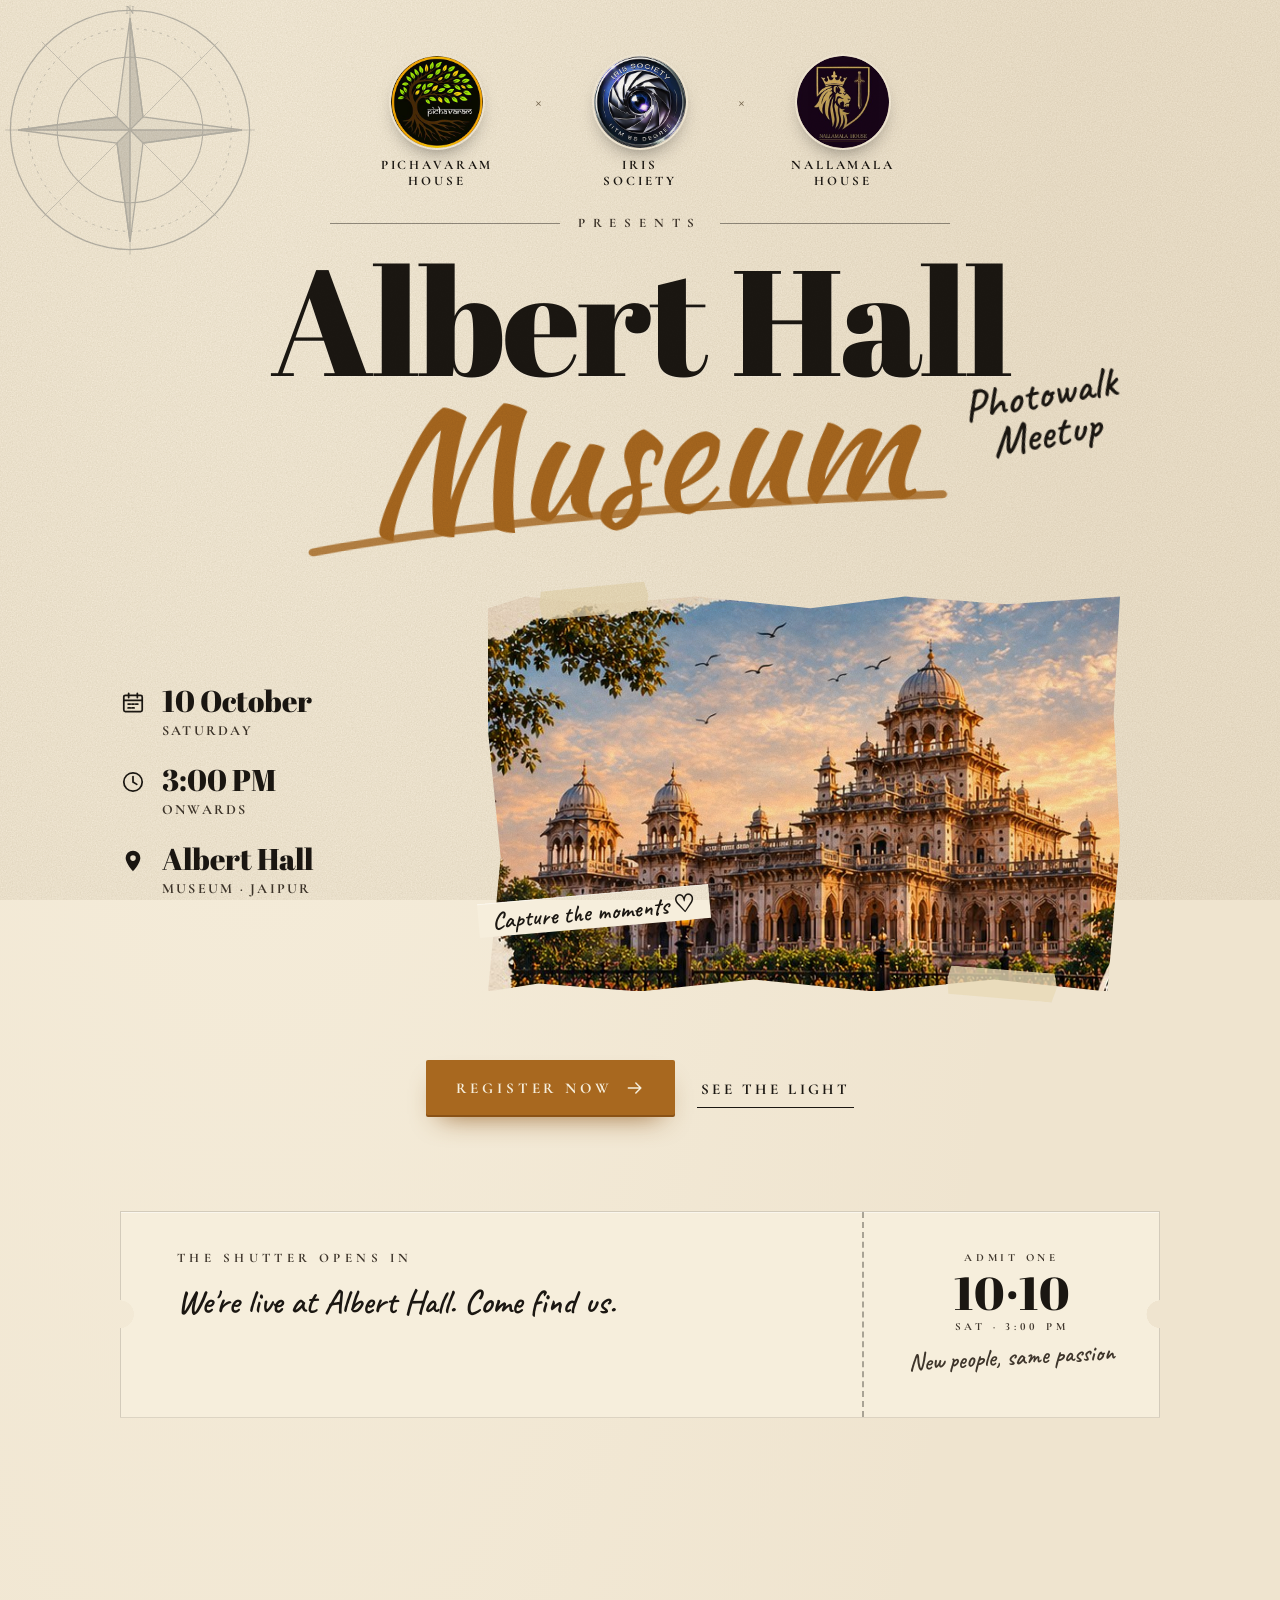
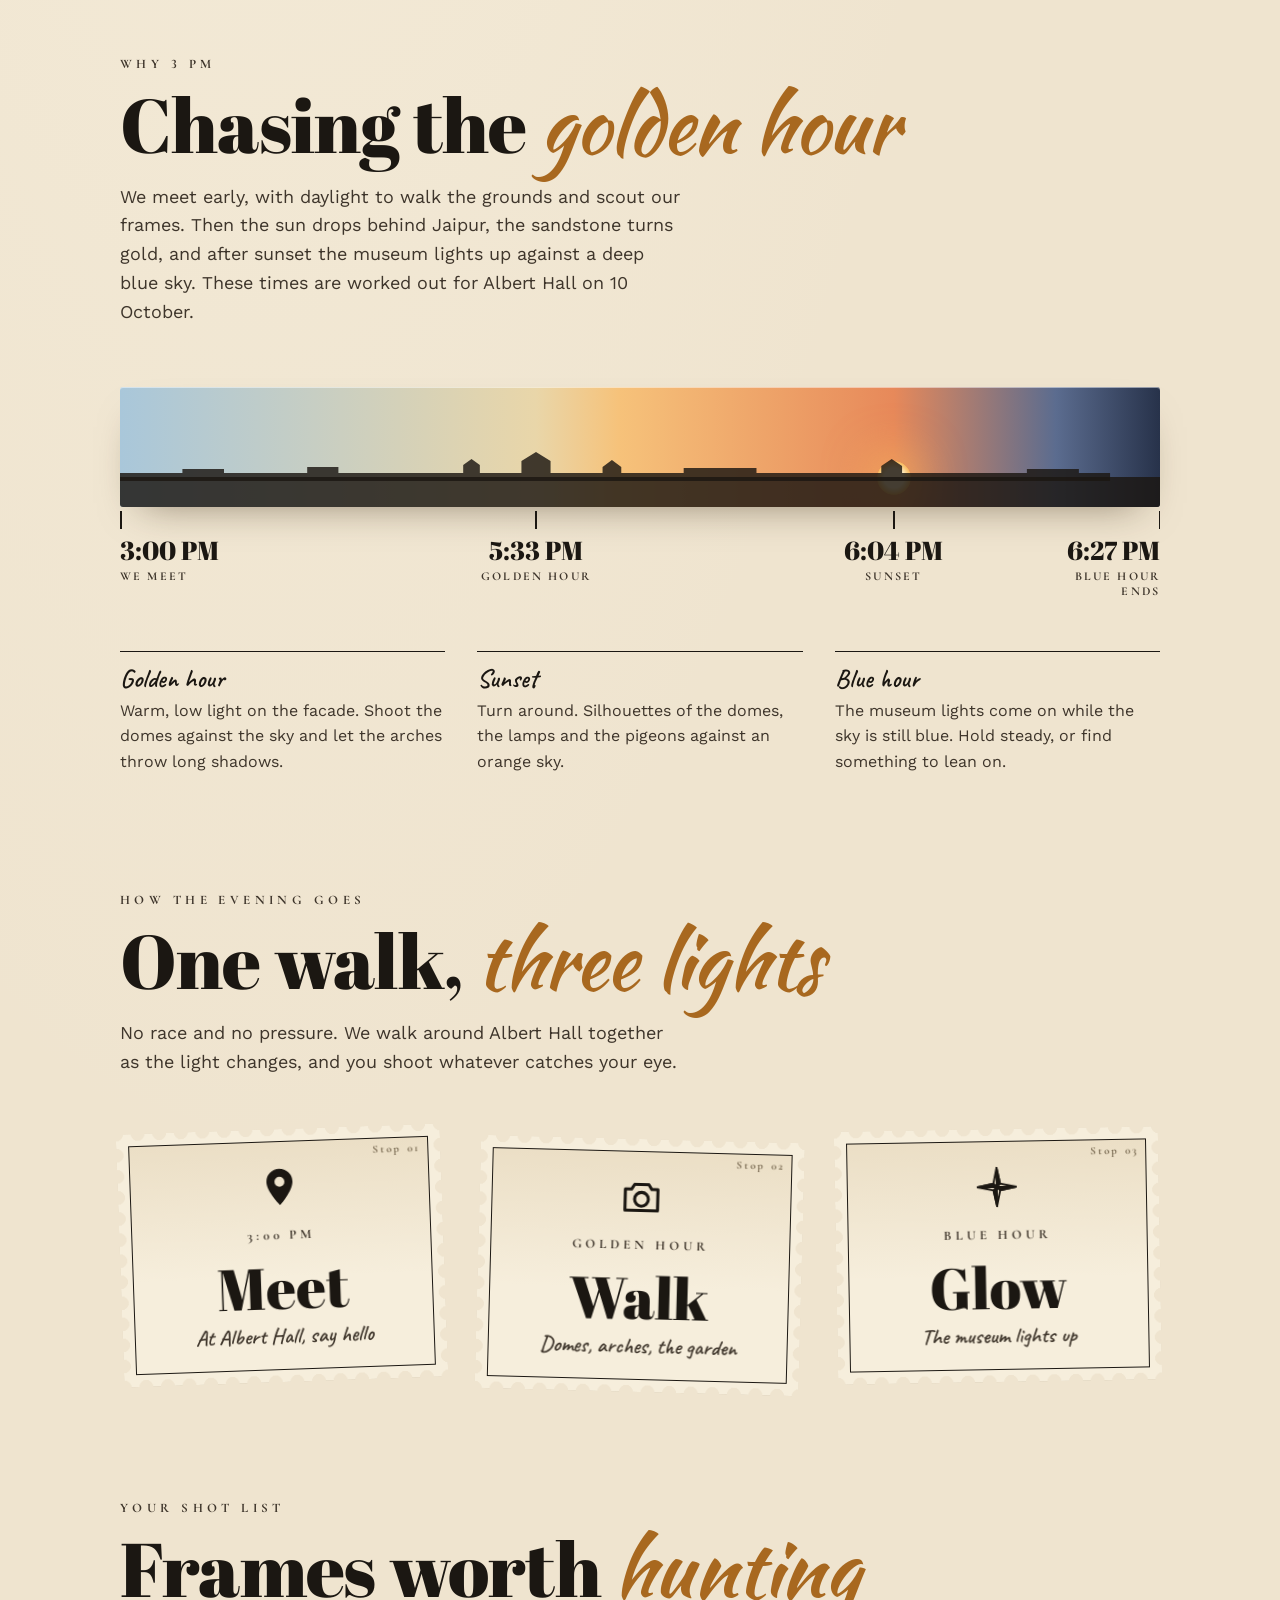
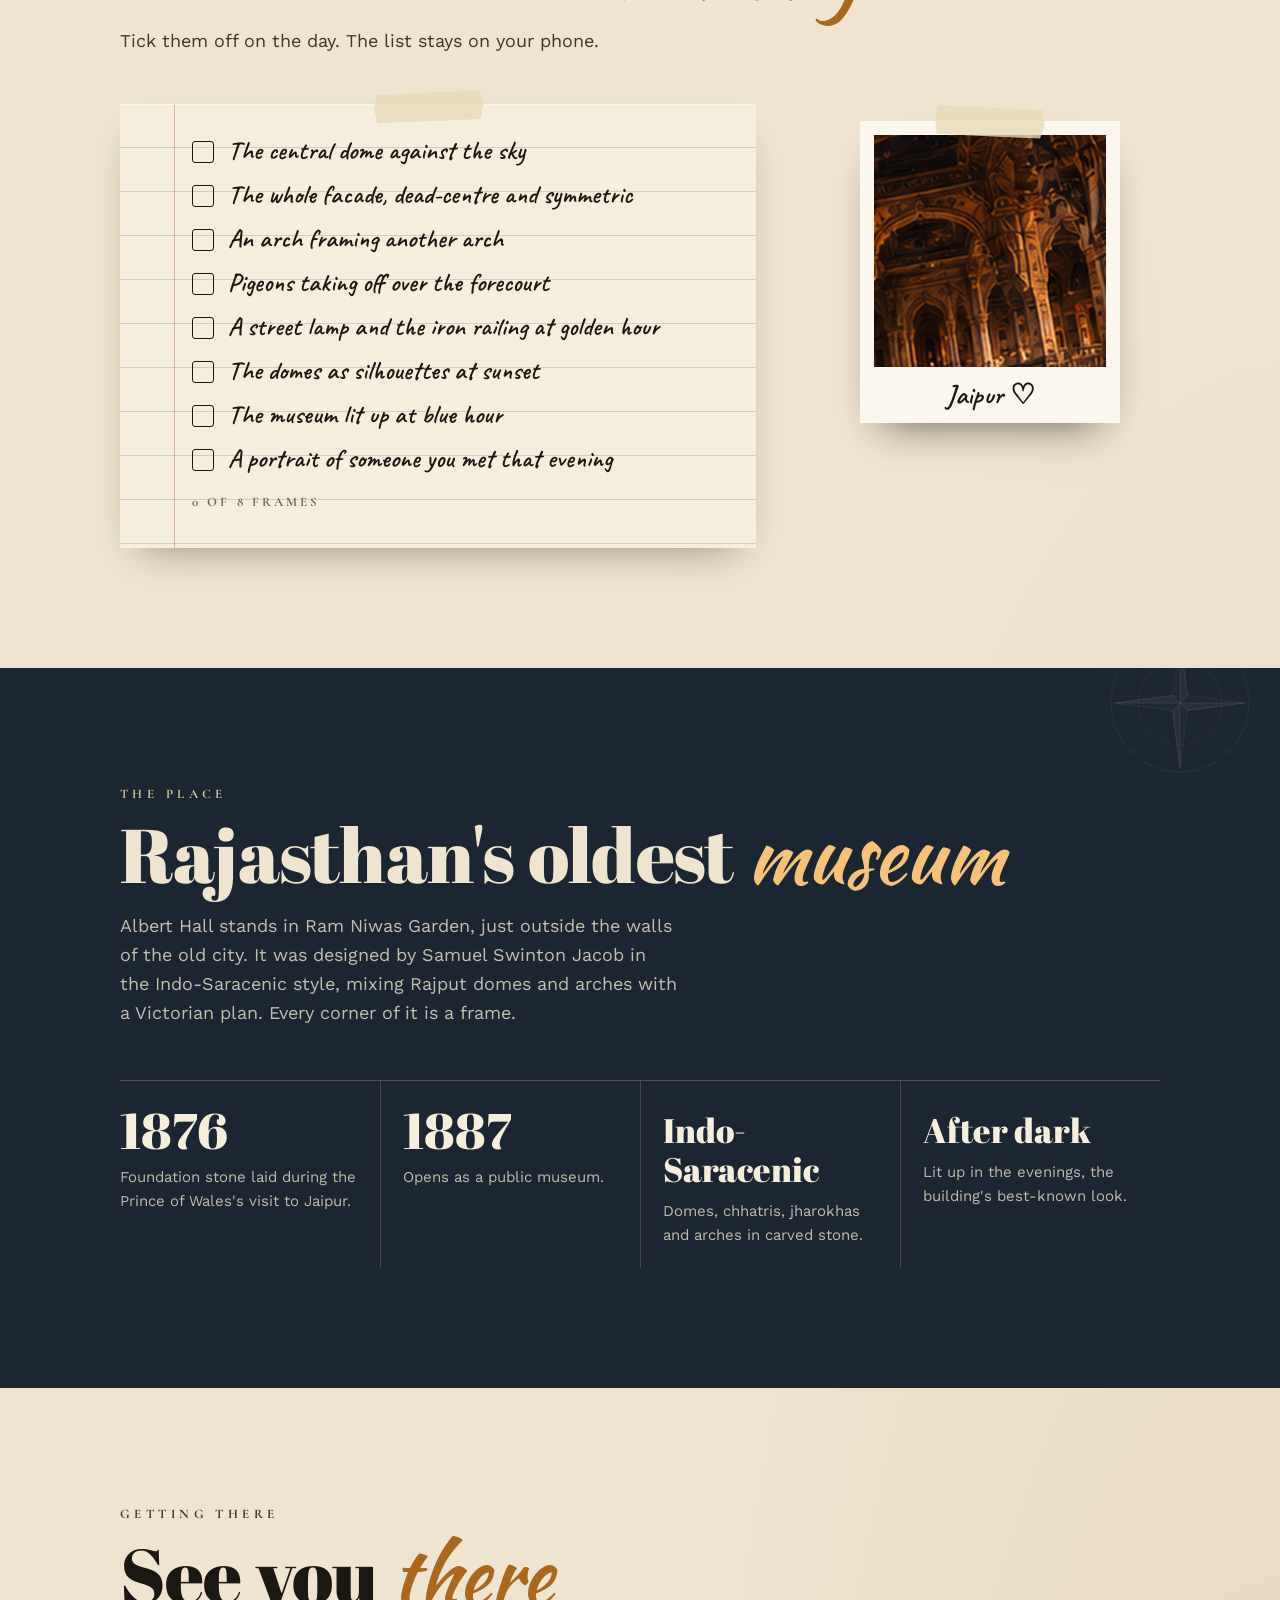
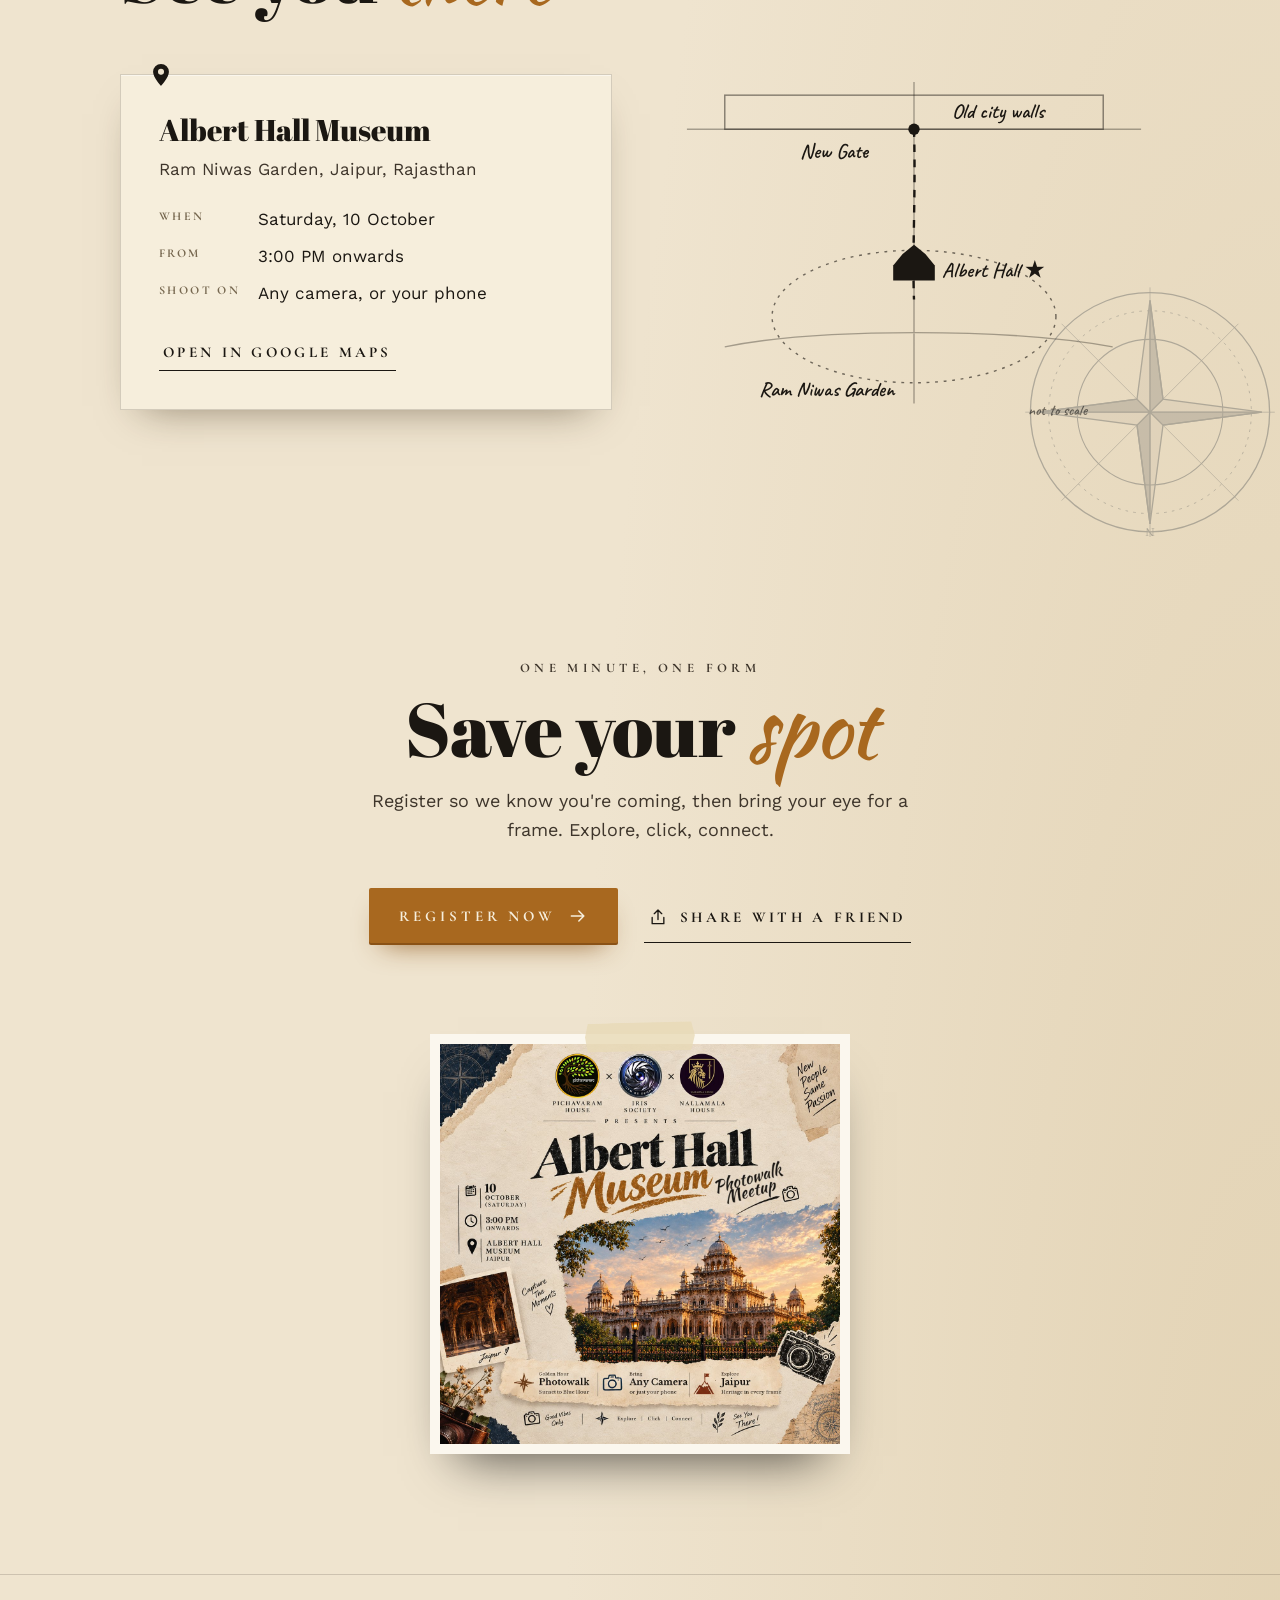
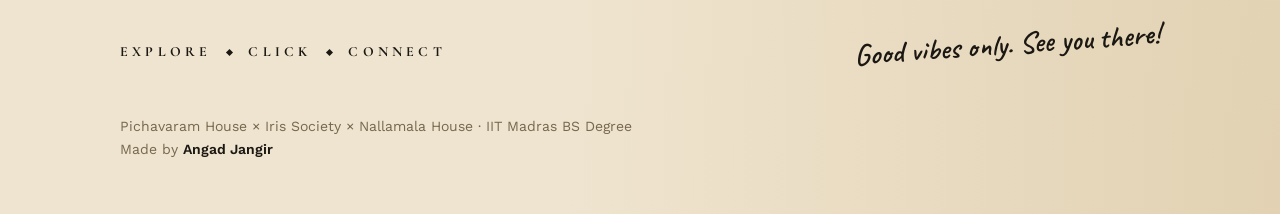
<file: index.html>
<!doctype html>
<html lang="en">
<head>
<meta charset="utf-8">
<meta name="viewport" content="width=device-width, initial-scale=1">
<title>Albert Hall Photowalk Meetup · 10 Oct · Jaipur</title>
<meta name="description" content="A golden-hour photowalk at Albert Hall Museum, Jaipur. Saturday 10 October, 3:00 PM onwards. Pichavaram House × Iris Society × Nallamala House.">
<meta name="theme-color" content="#EFE4CF">
<meta property="og:type" content="website">
<meta property="og:title" content="Albert Hall Museum Photowalk Meetup · 10 Oct">
<meta property="og:description" content="Golden hour at Albert Hall, Jaipur. Saturday 10 October, 3:00 PM onwards. Bring any camera, or just your phone.">
<meta property="og:image" content="https://angadseth.github.io/albert-hall-meetup/assets/img/og.jpg">
<meta property="og:url" content="https://angadseth.github.io/albert-hall-meetup/">
<meta name="twitter:card" content="summary_large_image">
<link rel="icon" href="favicon.svg" type="image/svg+xml">
<link rel="preconnect" href="https://fonts.googleapis.com">
<link rel="preconnect" href="https://fonts.gstatic.com" crossorigin>
<link href="https://fonts.googleapis.com/css2?family=Abril+Fatface&family=Caveat:wght@600&family=Cormorant+Garamond:wght@600;700&family=Kaushan+Script&family=Work+Sans:wght@400;500;600&display=swap" rel="stylesheet">
<link rel="stylesheet" href="css/tokens.css">
<link rel="stylesheet" href="css/base.css">
<link rel="stylesheet" href="css/paper.css">
<link rel="stylesheet" href="css/buttons.css">
<link rel="stylesheet" href="css/hero.css">
<link rel="stylesheet" href="css/ticket.css">
<link rel="stylesheet" href="css/light.css">
<link rel="stylesheet" href="css/walk.css">
<link rel="stylesheet" href="css/shotlist.css">
<link rel="stylesheet" href="css/place.css">
<link rel="stylesheet" href="css/venue.css">
<link rel="stylesheet" href="css/register.css">
<link rel="stylesheet" href="css/footer.css">
<link rel="stylesheet" href="css/motion.css">
</head>
<body>

<svg width="0" height="0" style="position:absolute" aria-hidden="true">
  <symbol id="i-cal" viewBox="0 0 24 24" fill="none" stroke="currentColor" stroke-width="1.6" stroke-linecap="round"><rect x="3.5" y="5" width="17" height="15" rx="1.5"/><path d="M3.5 9.5h17M8 3v4M16 3v4M7.5 13h2M11 13h2M14.5 13h2M7.5 16.5h2M11 16.5h2"/></symbol>
  <symbol id="i-clock" viewBox="0 0 24 24" fill="none" stroke="currentColor" stroke-width="1.6" stroke-linecap="round"><circle cx="12" cy="12" r="8.5"/><path d="M12 7v5l3.5 2.2"/></symbol>
  <symbol id="i-pin" viewBox="0 0 24 24" fill="currentColor"><path d="M12 2.5a6.8 6.8 0 0 0-6.8 6.8c0 5 6.8 12.2 6.8 12.2s6.8-7.2 6.8-12.2A6.8 6.8 0 0 0 12 2.5Zm0 9.4a2.6 2.6 0 1 1 0-5.2 2.6 2.6 0 0 1 0 5.2Z"/></symbol>
  <symbol id="i-cam" viewBox="0 0 24 24" fill="none" stroke="currentColor" stroke-width="1.6" stroke-linejoin="round"><path d="M3.5 8h3.2l1.6-2.5h7.4L17.3 8h3.2v11h-17Z"/><circle cx="12" cy="13.2" r="3.6"/></symbol>
  <symbol id="i-arrow" viewBox="0 0 24 24" fill="none" stroke="currentColor" stroke-width="1.8" stroke-linecap="round" stroke-linejoin="round"><path d="M4 12h15M13 6l6 6-6 6"/></symbol>
  <symbol id="i-share" viewBox="0 0 24 24" fill="none" stroke="currentColor" stroke-width="1.6" stroke-linecap="round" stroke-linejoin="round"><path d="M12 15V3.5M7.5 8 12 3.5 16.5 8M5 12.5V20h14v-7.5"/></symbol>
  <symbol id="i-tick" viewBox="0 0 34 30" fill="none" stroke="currentColor" stroke-width="3" stroke-linecap="round" stroke-linejoin="round"><path d="M4 16c3 2 5 5 7 9 5-10 11-17 20-22"/></symbol>
  <symbol id="compass" viewBox="0 0 200 200" fill="none" stroke="currentColor"><circle cx="100" cy="100" r="92" stroke-width="1"/><circle cx="100" cy="100" r="78" stroke-width=".6" stroke-dasharray="2 4"/><circle cx="100" cy="100" r="56" stroke-width=".8"/><path d="M100 4v192M4 100h192M32 32l136 136M168 32 32 168" stroke-width=".5"/><path d="M100 14 110 90 186 100 110 110 100 186 90 110 14 100 90 90Z" fill="currentColor" fill-opacity=".14" stroke-width="1"/><path d="M100 14 110 90 100 100ZM186 100 110 110 100 100ZM100 186 90 110 100 100ZM14 100 90 90 100 100Z" fill="currentColor" fill-opacity=".5"/><text x="100" y="11" font-size="10" text-anchor="middle" fill="currentColor" stroke="none" font-family="serif">N</text></symbol>
</svg>

<header class="hero">
  <div class="chart-corner tl" aria-hidden="true"><svg><use href="#compass"/></svg></div>
  <div class="wrap">
    <div class="hosts-row">
      <div class="host"><img src="assets/img/logo-pichavaram.jpg" alt="Pichavaram House crest" width="272" height="272"><span>Pichavaram<br>House</span></div>
      <span class="x" aria-hidden="true">×</span>
      <div class="host"><img src="assets/img/logo-iris.jpg" alt="Iris Society, IITM BS Degree" width="272" height="272"><span>Iris<br>Society</span></div>
      <span class="x" aria-hidden="true">×</span>
      <div class="host"><img src="assets/img/logo-nallamala.jpg" alt="Nallamala House crest" width="272" height="272"><span>Nallamala<br>House</span></div>
    </div>
    <p class="presents">Presents</p>

    <div class="hero-title">
      <h1>Albert Hall</h1>
      <span class="museum">Museum<svg viewBox="0 0 600 40" preserveAspectRatio="none" aria-hidden="true"><path d="M6 30 C140 10 380 4 594 14" stroke="currentColor" stroke-width="9" fill="none" stroke-linecap="round" opacity=".8"/></svg></span>
      <p class="note">Photowalk<br>&nbsp;&nbsp;Meetup</p>
    </div>

    <div class="hero-body">
      <ul class="facts">
        <li><svg aria-hidden="true"><use href="#i-cal"/></svg><div><b>10 October</b><span>Saturday</span></div></li>
        <li><svg aria-hidden="true"><use href="#i-clock"/></svg><div><b>3:00 PM</b><span>Onwards</span></div></li>
        <li><svg aria-hidden="true"><use href="#i-pin"/></svg><div><b>Albert Hall</b><span>Museum · Jaipur</span></div></li>
      </ul>
      <figure class="hero-photo">
        <span class="tape a" aria-hidden="true"></span>
        <img src="assets/img/museum.jpg" alt="Albert Hall Museum at sunset, its domes lit gold against an orange sky" width="680" height="425">
        <span class="tape b" aria-hidden="true"></span>
        <figcaption class="caption">Capture the moments ♡</figcaption>
      </figure>
    </div>

    <div class="hero-cta">
      <a class="btn btn-primary" data-register href="#register">Register now <svg aria-hidden="true"><use href="#i-arrow"/></svg></a>
      <a class="btn btn-ghost" href="#light">See the light</a>
    </div>
  </div>
</header>

<section class="section" aria-labelledby="t-count" style="padding-top:0">
  <div class="wrap">
    <div class="ticket reveal">
      <div class="ticket-main">
        <p class="kicker" id="t-count">The shutter opens in</p>
        <div class="countdown" role="timer" aria-live="off">
          <div class="unit"><span class="num" data-cd="d">00</span><span class="lbl">Days</span></div><span class="sep">:</span>
          <div class="unit"><span class="num" data-cd="h">00</span><span class="lbl">Hours</span></div><span class="sep">:</span>
          <div class="unit"><span class="num" data-cd="m">00</span><span class="lbl">Minutes</span></div><span class="sep">:</span>
          <div class="unit"><span class="num" data-cd="s">00</span><span class="lbl">Seconds</span></div>
        </div>
        <p class="countdown-done">We're live at Albert Hall. Come find us.</p>
      </div>
      <div class="ticket-stub">
        <span class="kicker">Admit one</span>
        <span class="no">10·10</span>
        <span class="kicker">Sat · 3:00 PM</span>
        <span class="hand">New people, same passion</span>
      </div>
    </div>
  </div>
</section>

<section class="section" id="light" aria-labelledby="t-light">
  <div class="wrap">
    <p class="kicker">Why 3 PM</p>
    <h2 class="title" id="t-light">Chasing the <em>golden hour</em></h2>
    <p class="lede">We meet early, with daylight to walk the grounds and scout our frames. Then the sun drops behind Jaipur, the sandstone turns gold, and after sunset the museum lights up against a deep blue sky. These times are worked out for Albert Hall on 10 October.</p>

    <div class="light-band reveal" aria-hidden="true">
      <div class="sun"></div>
      <div class="skyline"><svg viewBox="0 0 1000 30" preserveAspectRatio="none"><path fill="currentColor" d="M0 30V22h60v-4h40v4h80v-6h30v6h120v-8l8-6 8 6v8h40V10l14-9 14 9v12h50V16l9-7 9 7v6h60v-5h70v5h120v-7l10-7 10 7v7h120v-4h50v4h30v8Z"/></svg></div>
      <div class="horizon"></div>
    </div>
    <div class="light-marks">
      <div class="mark" data-at="meet" style="left:0"><time>3:00 PM</time><span>We meet</span></div>
      <div class="mark" data-at="golden" style="left:40%"><time>—</time><span>Golden hour</span></div>
      <div class="mark" data-at="sunset" style="left:70%"><time>—</time><span>Sunset</span></div>
      <div class="mark" data-at="dusk" style="left:100%"><time>—</time><span>Blue hour ends</span></div>
    </div>

    <div class="light-tips">
      <div class="reveal"><b>Golden hour</b>Warm, low light on the facade. Shoot the domes against the sky and let the arches throw long shadows.</div>
      <div class="reveal"><b>Sunset</b>Turn around. Silhouettes of the domes, the lamps and the pigeons against an orange sky.</div>
      <div class="reveal"><b>Blue hour</b>The museum lights come on while the sky is still blue. Hold steady, or find something to lean on.</div>
    </div>
  </div>
</section>

<section class="section" aria-labelledby="t-walk" style="padding-top:0">
  <div class="wrap">
    <p class="kicker">How the evening goes</p>
    <h2 class="title" id="t-walk">One walk, <em>three lights</em></h2>
    <p class="lede">No race and no pressure. We walk around Albert Hall together as the light changes, and you shoot whatever catches your eye.</p>
    <div class="stamps">
      <article class="stamp reveal"><div class="stamp-in">
        <span class="denom">Stop 01</span>
        <svg aria-hidden="true"><use href="#i-pin"/></svg>
        <span class="rank">3:00 PM</span><span class="amt">Meet</span><span class="what">At Albert Hall, say hello</span>
      </div></article>
      <article class="stamp reveal"><div class="stamp-in">
        <span class="denom">Stop 02</span>
        <svg aria-hidden="true"><use href="#i-cam"/></svg>
        <span class="rank">Golden hour</span><span class="amt">Walk</span><span class="what">Domes, arches, the garden</span>
      </div></article>
      <article class="stamp reveal"><div class="stamp-in">
        <span class="denom">Stop 03</span>
        <svg viewBox="0 0 48 48" fill="none" stroke="currentColor" stroke-width="2" stroke-linejoin="round" aria-hidden="true"><path d="M24 4 27.5 20.5 44 24 27.5 27.5 24 44 20.5 27.5 4 24 20.5 20.5Z"/><path d="M24 4 27.5 20.5 24 24ZM44 24 27.5 27.5 24 24ZM24 44 20.5 27.5 24 24ZM4 24 20.5 20.5 24 24Z" fill="currentColor"/></svg>
        <span class="rank">Blue hour</span><span class="amt">Glow</span><span class="what">The museum lights up</span>
      </div></article>
    </div>
  </div>
</section>

<section class="section" aria-labelledby="t-shots" style="padding-top:0">
  <div class="wrap">
    <p class="kicker">Your shot list</p>
    <h2 class="title" id="t-shots">Frames worth <em>hunting</em></h2>
    <p class="lede">Tick them off on the day. The list stays on your phone.</p>
    <div class="shots-grid">
      <div class="notebook reveal">
        <span class="tape" aria-hidden="true"></span>
        <label class="shot"><input type="checkbox"><span class="box"><svg><use href="#i-tick"/></svg></span><span class="txt">The central dome against the sky</span></label>
        <label class="shot"><input type="checkbox"><span class="box"><svg><use href="#i-tick"/></svg></span><span class="txt">The whole facade, dead-centre and symmetric</span></label>
        <label class="shot"><input type="checkbox"><span class="box"><svg><use href="#i-tick"/></svg></span><span class="txt">An arch framing another arch</span></label>
        <label class="shot"><input type="checkbox"><span class="box"><svg><use href="#i-tick"/></svg></span><span class="txt">Pigeons taking off over the forecourt</span></label>
        <label class="shot"><input type="checkbox"><span class="box"><svg><use href="#i-tick"/></svg></span><span class="txt">A street lamp and the iron railing at golden hour</span></label>
        <label class="shot"><input type="checkbox"><span class="box"><svg><use href="#i-tick"/></svg></span><span class="txt">The domes as silhouettes at sunset</span></label>
        <label class="shot"><input type="checkbox"><span class="box"><svg><use href="#i-tick"/></svg></span><span class="txt">The museum lit up at blue hour</span></label>
        <label class="shot"><input type="checkbox"><span class="box"><svg><use href="#i-tick"/></svg></span><span class="txt">A portrait of someone you met that evening</span></label>
        <p class="shots-count" aria-live="polite">0 of 8 frames</p>
      </div>
      <figure class="polaroid reveal" style="--r:3deg">
        <span class="tape" aria-hidden="true"></span>
        <img src="assets/img/inside.jpg" alt="Carved arches inside a Jaipur hall, lit warm" width="480" height="480" loading="lazy">
        <figcaption>Jaipur ♡</figcaption>
      </figure>
    </div>
  </div>
</section>

<section class="section place" aria-labelledby="t-place">
  <svg class="compass" aria-hidden="true"><use href="#compass"/></svg>
  <div class="wrap">
    <p class="kicker">The place</p>
    <h2 class="title" id="t-place">Rajasthan's oldest <em>museum</em></h2>
    <p class="lede">Albert Hall stands in Ram Niwas Garden, just outside the walls of the old city. It was designed by Samuel Swinton Jacob in the Indo-Saracenic style, mixing Rajput domes and arches with a Victorian plan. Every corner of it is a frame.</p>
    <div class="place-grid">
      <div class="year reveal"><b>1876</b><p>Foundation stone laid during the Prince of Wales's visit to Jaipur.</p></div>
      <div class="year reveal"><b>1887</b><p>Opens as a public museum.</p></div>
      <div class="year reveal"><b class="word">Indo-Saracenic</b><p>Domes, chhatris, jharokhas and arches in carved stone.</p></div>
      <div class="year reveal"><b class="word">After dark</b><p>Lit up in the evenings, the building's best-known look.</p></div>
    </div>
  </div>
</section>

<section class="section" aria-labelledby="t-venue">
  <div class="chart-corner br" aria-hidden="true"><svg><use href="#compass"/></svg></div>
  <div class="wrap">
    <p class="kicker">Getting there</p>
    <h2 class="title" id="t-venue">See you <em>there</em></h2>
    <div class="venue-grid">
      <div class="card reveal">
        <svg class="pin" aria-hidden="true"><use href="#i-pin"/></svg>
        <h3>Albert Hall Museum</h3>
        <address>Ram Niwas Garden, Jaipur, Rajasthan</address>
        <dl>
          <dt>When</dt><dd>Saturday, 10 October</dd>
          <dt>From</dt><dd>3:00 PM onwards</dd>
          <dt>Shoot on</dt><dd>Any camera, or your phone</dd>
        </dl>
        <a class="btn btn-ghost" data-maps href="https://www.google.com/maps/search/?api=1&amp;query=Albert+Hall+Museum+Jaipur">Open in Google Maps</a>
      </div>
      <svg class="route reveal" viewBox="0 0 520 380" role="img" aria-label="Sketch: from New Gate in the old city, south into Ram Niwas Garden, to Albert Hall Museum">
        <path class="road" d="M20 70 H500 M260 20 V360 M60 300 C160 280 360 280 470 300"/>
        <rect x="60" y="34" width="400" height="36" fill="none" stroke="currentColor" stroke-width="1.5" opacity=".5"/>
        <text x="300" y="58">Old city walls</text>
        <path class="path" d="M260 70 C262 140 258 200 260 250"/>
        <circle cx="260" cy="70" r="6" fill="currentColor"/><text x="140" y="100">New Gate</text>
        <ellipse cx="260" cy="268" rx="150" ry="70" fill="none" stroke="currentColor" stroke-width="1.5" stroke-dasharray="3 6" opacity=".6"/>
        <text x="96" y="352">Ram Niwas Garden</text>
        <path d="M260 230 l-22 0 l0 -16 l10 -12 l12 -10 l12 10 l10 12 l0 16 Z" fill="currentColor"/>
        <text x="290" y="226">Albert Hall ★</text>
        <text x="380" y="372" style="font-size:16px;opacity:.6">not to scale</text>
      </svg>
    </div>
  </div>
</section>

<section class="section register" id="register" aria-labelledby="t-reg">
  <div class="wrap">
    <p class="kicker">One minute, one form</p>
    <h2 class="title" id="t-reg">Save your <em>spot</em></h2>
    <p class="lede">Register so we know you're coming, then bring your eye for a frame. Explore, click, connect.</p>
    <div class="actions">
      <a class="btn btn-primary" data-register href="#register">Register now <svg aria-hidden="true"><use href="#i-arrow"/></svg></a>
      <button class="btn btn-ghost" type="button" data-share><svg aria-hidden="true"><use href="#i-share"/></svg> Share with a friend</button>
    </div>
    <p class="share-note" aria-live="polite"></p>
    <figure class="register-poster reveal" style="--r:-1.5deg">
      <span class="tape" aria-hidden="true"></span>
      <img src="assets/img/poster.jpg" alt="Event poster: Albert Hall Museum Photowalk Meetup by Pichavaram House, Iris Society and Nallamala House. 10 October, Saturday, 3:00 PM onwards, Jaipur. Golden hour to blue hour, bring any camera or just your phone." width="1254" height="1254" loading="lazy">
    </figure>
  </div>
</section>

<footer class="footer">
  <div class="wrap">
    <div class="row">
      <p class="motto"><span>Explore</span><i></i><span>Click</span><i></i><span>Connect</span></p>
      <p class="see">Good vibes only. See you there!</p>
    </div>
    <p class="credit">Pichavaram House × Iris Society × Nallamala House · IIT Madras BS Degree<br>Made by <b>Angad Jangir</b></p>
  </div>
</footer>

<div class="dock">
  <div><b>Albert Hall · 10 Oct</b><small>3:00 PM · Jaipur</small></div>
  <a class="btn btn-primary" data-register href="#register">Register</a>
</div>

<script src="js/config.js"></script>
<script src="js/links.js"></script>
<script src="js/countdown.js"></script>
<script src="js/sun.js"></script>
<script src="js/light.js"></script>
<script src="js/shots.js"></script>
<script src="js/share.js"></script>
<script src="js/dock.js"></script>
<script src="js/reveal.js"></script>
</body>
</html>
</file>
<file: css/tokens.css>
/* Colours and type, taken from the poster: old paper, printer's black, one ochre. */
:root {
  --paper: #EFE4CF;
  --paper-hi: #F6EEDC;
  --paper-lo: #E2D2B3;
  --kraft: #D7C29C;
  --ink: #1B1712;
  --ink-2: #3E352B;
  --muted: #76674F;
  --line: rgba(27, 23, 18, .16);
  --chart: #1C2632;          /* the sea-chart corners */
  --ochre: #A8681F;          /* one job: the brand word and the one action */
  --ochre-deep: #8A5216;
  --sky-1: #F6C27A;
  --sky-2: #E7895A;
  --sky-3: #5B6C8F;
  --sky-4: #27324A;

  --f-display: 'Abril Fatface', 'Times New Roman', serif;
  --f-brush: 'Kaushan Script', cursive;
  --f-hand: 'Caveat', cursive;
  --f-caps: 'Cormorant Garamond', Georgia, serif;
  --f-body: 'Work Sans', system-ui, sans-serif;

  --wrap: 1120px;
  --gutter: clamp(16px, 4vw, 40px);
  --shadow-paper: 0 1px 0 rgba(255, 255, 255, .5) inset, 0 18px 40px -22px rgba(52, 36, 14, .55);
}
</file>
<file: css/base.css>
*, *::before, *::after { box-sizing: border-box; }
html { -webkit-text-size-adjust: 100%; scroll-behavior: smooth; }
body {
  margin: 0;
  background: var(--paper);
  color: var(--ink);
  font: 400 17px/1.6 var(--f-body);
  font-variant-numeric: lining-nums;
  font-feature-settings: 'lnum';
  overflow-x: hidden;
}
img { display: block; max-width: 100%; height: auto; }
a { color: inherit; }
h1, h2, h3 { margin: 0; font-weight: 400; }
p { margin: 0 0 1em; }

.wrap { width: 100%; max-width: var(--wrap); margin: 0 auto; padding: 0 var(--gutter); }
.section { position: relative; padding: clamp(64px, 10vw, 120px) 0; }

.kicker {
  font: 700 13px/1 var(--f-caps);
  letter-spacing: .34em;
  text-transform: uppercase;
  color: var(--ink-2);
  font-feature-settings: 'lnum';
}
.title {
  font: 400 clamp(40px, 7vw, 76px)/1 var(--f-display);
  letter-spacing: -.01em;
  margin-top: 14px;
}
.title em { font: 400 1.05em/1 var(--f-brush); color: var(--ochre); font-style: normal; }
.hand { font-family: var(--f-hand); font-weight: 600; }
.lede { max-width: 560px; color: var(--ink-2); font-size: 18px; margin-top: 18px; }

.sr-only { position: absolute; width: 1px; height: 1px; overflow: hidden; clip: rect(0 0 0 0); white-space: nowrap; }
:focus-visible { outline: 2px dashed var(--ochre); outline-offset: 4px; }
</file>
<file: css/paper.css>
/* The paper itself: grain over everything, torn edges, tape and the sea-chart corners. */
body::before {
  content: "";
  position: fixed; inset: 0; z-index: 100; pointer-events: none;
  opacity: .5; mix-blend-mode: multiply;
  background-image: url("data:image/svg+xml;utf8,<svg xmlns='http://www.w3.org/2000/svg' width='220' height='220'><filter id='n'><feTurbulence type='fractalNoise' baseFrequency='.8' numOctaves='3' stitchTiles='stitch'/><feColorMatrix values='0 0 0 0 .42  0 0 0 0 .34  0 0 0 0 .22  0 0 0 .5 0'/></filter><rect width='100%' height='100%' filter='url(%23n)'/></svg>");
}
body {
  background:
    radial-gradient(ellipse 90% 60% at 20% 0%, var(--paper-hi), transparent 70%),
    radial-gradient(ellipse 80% 70% at 100% 100%, var(--paper-lo), transparent 70%),
    var(--paper);
}

/* A strip of torn paper between sections. */
.torn { position: relative; height: 26px; margin: -13px 0; z-index: 2; color: var(--paper-hi); }
.torn svg { width: 100%; height: 100%; display: block; }

/* Masking tape. */
.tape {
  position: absolute; width: 110px; height: 30px;
  background: rgba(232, 218, 182, .78);
  box-shadow: 0 1px 2px rgba(0, 0, 0, .12);
  clip-path: polygon(3% 0, 97% 4%, 100% 50%, 96% 100%, 2% 95%, 0 45%);
  z-index: 3;
}

/* Sea-chart corners, like the poster's. */
.chart-corner {
  position: absolute; width: clamp(120px, 22vw, 260px); aspect-ratio: 1;
  color: var(--chart); opacity: .28; pointer-events: none; z-index: 0;
}
.chart-corner svg { width: 100%; height: 100%; }
.chart-corner.tl { top: 0; left: 0; }
.chart-corner.br { bottom: 0; right: 0; transform: rotate(180deg); }
</file>
<file: css/buttons.css>
/* The one action on the page: register. Ochre is reserved for it. */
.btn {
  --lift: 0px;
  display: inline-flex; align-items: center; gap: 12px;
  padding: 18px 30px 17px; border: 0; border-radius: 2px; cursor: pointer; text-decoration: none;
  font: 700 15px/1 var(--f-caps); letter-spacing: .26em; text-transform: uppercase;
  transform: translateY(var(--lift)); transition: transform .18s ease, box-shadow .18s ease, background .18s;
}
.btn-primary {
  background: var(--ochre); color: var(--paper-hi);
  box-shadow: 0 2px 0 var(--ochre-deep), 0 14px 28px -14px rgba(138, 82, 22, .9);
}
.btn-primary:hover { --lift: -2px; background: #B4732A; box-shadow: 0 4px 0 var(--ochre-deep), 0 20px 34px -16px rgba(138, 82, 22, .9); }
.btn-primary:active { --lift: 1px; box-shadow: 0 1px 0 var(--ochre-deep); }
.btn svg { width: 20px; height: 20px; }

.btn-ghost {
  background: transparent; color: var(--ink); padding: 14px 4px 10px;
  border-bottom: 1.5px solid var(--ink); border-radius: 0; letter-spacing: .22em;
}
.btn-ghost:hover { --lift: -1px; }
</file>
<file: css/hero.css>
.hero { position: relative; padding: clamp(28px, 5vw, 56px) 0 clamp(48px, 8vw, 96px); overflow: hidden; }
.hero .wrap { position: relative; z-index: 1; }

.hosts-row { display: flex; justify-content: center; align-items: flex-start; gap: clamp(10px, 3vw, 28px); }
.host { display: grid; justify-items: center; gap: 10px; width: clamp(84px, 18vw, 140px); text-align: center; }
.host img {
  width: clamp(58px, 12vw, 92px); aspect-ratio: 1; object-fit: cover; border-radius: 50%;
  box-shadow: 0 0 0 2px var(--paper-hi), 0 10px 22px -10px rgba(0, 0, 0, .6);
}
.host span { font: 700 clamp(10px, 1.6vw, 13px)/1.2 var(--f-caps); letter-spacing: .22em; text-transform: uppercase; }
.hosts-row .x { font: 400 18px var(--f-caps); margin-top: clamp(20px, 4vw, 34px); color: var(--muted); }

.presents {
  display: flex; align-items: center; gap: 18px; margin: clamp(18px, 3vw, 28px) auto 0; max-width: 620px;
  font: 700 13px/1 var(--f-caps); letter-spacing: .6em; text-transform: uppercase; color: var(--ink-2);
}
.presents::before, .presents::after { content: ""; flex: 1; height: 1px; background: var(--ink); opacity: .45; }

.hero-title { text-align: center; margin-top: clamp(12px, 2vw, 20px); position: relative; }
.hero-title h1 {
  font: 400 clamp(56px, 13vw, 150px)/.92 var(--f-display);
  letter-spacing: -.015em;
  text-shadow: 0 1px 0 rgba(255, 255, 255, .25);
}
.hero-title .museum {
  display: inline-block; position: relative;
  font: 400 clamp(64px, 14vw, 160px)/1 var(--f-brush); color: var(--ochre);
  transform: rotate(-4deg); margin-top: -.08em;
}
.hero-title .museum svg { position: absolute; left: -12%; right: -6%; bottom: -.02em; width: 118%; height: .22em; }
.hero-title .note {
  position: absolute; right: clamp(0px, 4vw, 40px); bottom: clamp(10px, 3vw, 40px);
  font: 600 clamp(24px, 4vw, 44px)/.9 var(--f-hand); transform: rotate(-10deg); text-align: left;
}

.hero-body {
  display: grid; grid-template-columns: minmax(0, 280px) minmax(0, 1fr);
  gap: clamp(20px, 4vw, 48px); align-items: center; margin-top: clamp(24px, 4vw, 44px);
}
.facts { list-style: none; margin: 0; padding: 0; display: grid; gap: 22px; }
.facts li { display: grid; grid-template-columns: 28px 1fr; gap: 14px; align-items: start; padding-left: 0; }
.facts svg { width: 26px; height: 26px; margin-top: 4px; }
.facts b { display: block; font: 400 30px/1 var(--f-display); }
.facts span { font: 700 14px/1.3 var(--f-caps); letter-spacing: .16em; text-transform: uppercase; color: var(--ink-2); }

.hero-photo { position: relative; }
.hero-photo img {
  width: 100%; aspect-ratio: 16 / 10; object-fit: cover;
  clip-path: polygon(0 3%, 6% 0, 18% 2%, 33% 0, 51% 3%, 66% 0, 82% 2%, 100% 0, 99% 30%, 100% 62%, 98% 100%, 80% 97%, 61% 100%, 42% 97%, 24% 100%, 8% 98%, 0 100%, 2% 66%, 0 34%);
  filter: saturate(1.05) contrast(1.02);
}
.hero-photo .tape.a { top: -10px; left: 8%; transform: rotate(-6deg); }
.hero-photo .tape.b { bottom: -8px; right: 10%; transform: rotate(4deg); }
.hero-photo .caption {
  position: absolute; left: -10px; bottom: 16%; background: var(--paper-hi); padding: 6px 14px 4px;
  font: 600 24px/1 var(--f-hand); transform: rotate(-5deg); box-shadow: var(--shadow-paper);
}

.hero-cta { display: flex; flex-wrap: wrap; gap: 14px 22px; align-items: center; justify-content: center; margin-top: clamp(30px, 5vw, 52px); }

@media (max-width: 720px) {
  .hero-body { grid-template-columns: 1fr; }
  .hero-photo { order: -1; }
  .facts { grid-template-columns: 1fr 1fr; gap: 18px 12px; }
  .facts li:last-child { grid-column: 1 / -1; }
  .facts b { font-size: 24px; }
  .hero-title .note { position: static; display: block; margin: 6px auto 0; text-align: center; transform: rotate(-4deg); }
}
</file>
<file: css/ticket.css>
/* An entry ticket: the countdown on the left, the stub on the right, a perforation between. */
.ticket {
  position: relative; display: grid; grid-template-columns: 1fr auto;
  background: var(--paper-hi); box-shadow: var(--shadow-paper);
  border: 1px solid var(--line);
  -webkit-mask: radial-gradient(circle 14px at 0 50%, #0000 98%, #000) left / 51% 100% no-repeat,
                radial-gradient(circle 14px at 100% 50%, #0000 98%, #000) right / 51% 100% no-repeat;
          mask: radial-gradient(circle 14px at 0 50%, #0000 98%, #000) left / 51% 100% no-repeat,
                radial-gradient(circle 14px at 100% 50%, #0000 98%, #000) right / 51% 100% no-repeat;
}
.ticket-main { padding: clamp(24px, 4vw, 40px) clamp(24px, 5vw, 56px); }
.ticket-stub {
  padding: clamp(24px, 4vw, 40px) clamp(22px, 4vw, 44px);
  border-left: 2px dashed rgba(27, 23, 18, .35);
  display: grid; align-content: center; gap: 6px; text-align: center; min-width: 210px;
}
.ticket-stub .no { font: 400 46px/1 var(--f-display); }
.ticket-stub .kicker { font-size: 11px; }
.ticket-stub .hand { font-size: 24px; color: var(--ink-2); transform: rotate(-3deg); }

.countdown { display: flex; gap: clamp(10px, 3vw, 28px); margin-top: 18px; flex-wrap: wrap; }
.countdown .unit { text-align: center; min-width: 64px; }
.countdown .num {
  display: block; font: 400 clamp(44px, 8vw, 80px)/1 var(--f-display);
  font-variant-numeric: tabular-nums lining-nums;
}
.countdown .lbl { font: 700 12px/1 var(--f-caps); letter-spacing: .3em; text-transform: uppercase; color: var(--muted); }
.countdown .sep { font: 400 clamp(36px, 6vw, 64px)/1 var(--f-display); color: var(--kraft); align-self: flex-start; }
.countdown-done { font: 600 34px/1.1 var(--f-hand); margin-top: 18px; display: none; }
.ticket.is-live .countdown { display: none; }
.ticket.is-live .countdown-done { display: block; }

@media (max-width: 720px) {
  .ticket { grid-template-columns: 1fr; -webkit-mask: none; mask: none; }
  .ticket-stub { border-left: 0; border-top: 2px dashed rgba(27, 23, 18, .35); min-width: 0; }
  .countdown .sep { display: none; }
  .countdown { justify-content: space-between; gap: 6px; }
  .countdown .unit { min-width: 0; flex: 1; }
  .countdown .lbl { font-size: 10px; letter-spacing: .14em; }
}
</file>
<file: css/light.css>
/* The light timeline: the sky's own colours from the meet to dusk. */
.light-band {
  position: relative; margin-top: clamp(36px, 6vw, 60px);
  height: 120px; border-radius: 3px; overflow: hidden;
  background: linear-gradient(90deg, #A9C7DA 0%, #E9D6A9 var(--g, 40%), var(--sky-1) calc(var(--g, 40%) + 8%),
              var(--sky-2) var(--s, 70%), var(--sky-3) var(--b, 82%), var(--sky-4) 100%);
  box-shadow: var(--shadow-paper);
}
.light-band .sun {
  position: absolute; width: 34px; height: 34px; border-radius: 50%;
  left: calc(var(--s, 70%) - 17px); top: 74px;
  background: radial-gradient(circle, #FFF2C9 0 40%, #F8B85C 70%, #F8B85C00 72%);
  box-shadow: 0 0 40px 12px rgba(248, 184, 92, .55);
}
.light-band .horizon { position: absolute; left: 0; right: 0; top: 90px; height: 30px; background: rgba(27, 23, 18, .82); }
.light-band .skyline { position: absolute; left: 0; right: 0; top: 64px; height: 30px; color: rgba(27, 23, 18, .82); }
.light-band .skyline svg { width: 100%; height: 100%; display: block; }

.light-marks { position: relative; height: 112px; margin-top: 4px; }
.mark { position: absolute; top: 0; transform: translateX(-50%); text-align: center; width: 120px; }
.mark::before { content: ""; display: block; width: 1.5px; height: 18px; background: var(--ink); margin: 0 auto 8px; }
.mark time { display: block; font: 400 26px/1 var(--f-display); }
.mark span { display: block; margin-top: 6px; font: 700 12px/1.25 var(--f-caps); letter-spacing: .18em; text-transform: uppercase; color: var(--ink-2); }
.mark:first-child { transform: none; text-align: left; }
.mark:first-child::before { margin-left: 0; }
.mark:last-child { transform: translateX(-100%); text-align: right; }
.mark:last-child::before { margin-right: 0; }

.light-tips { display: grid; grid-template-columns: repeat(3, 1fr); gap: clamp(16px, 3vw, 32px); margin-top: 28px; }
.light-tips div { border-top: 1.5px solid var(--ink); padding-top: 14px; color: var(--ink-2); font-size: 16px; }
.light-tips b { display: block; font: 600 26px/1 var(--f-hand); color: var(--ink); margin-bottom: 6px; }

@media (max-width: 720px) {
  .light-marks { height: auto; display: grid; grid-template-columns: 1fr 1fr; gap: 18px 12px; margin-top: 18px; }
  .mark, .mark:first-child, .mark:last-child { position: static; transform: none; text-align: left; width: auto; }
  .mark::before, .mark:first-child::before, .mark:last-child::before { width: 22px; height: 1.5px; margin: 0 0 10px; }
  .light-tips { grid-template-columns: 1fr; }
}
</file>
<file: css/walk.css>
/* The three stops of the walk, as postage stamps with perforated edges. */
.stamps { display: grid; grid-template-columns: repeat(3, 1fr); gap: clamp(18px, 3vw, 34px); margin-top: clamp(32px, 5vw, 52px); }
.stamp {
  --hole: 7px;
  position: relative; padding: 12px; background: var(--paper-hi);
  -webkit-mask:
    linear-gradient(#000 0 0) content-box,
    radial-gradient(circle var(--hole) at 50% 50%, #0000 95%, #000) calc(-1.5 * var(--hole)) calc(-1.5 * var(--hole)) / calc(var(--hole) * 3) calc(var(--hole) * 3) round;
          mask:
    linear-gradient(#000 0 0) content-box,
    radial-gradient(circle var(--hole) at 50% 50%, #0000 95%, #000) calc(-1.5 * var(--hole)) calc(-1.5 * var(--hole)) / calc(var(--hole) * 3) calc(var(--hole) * 3) round;
  filter: drop-shadow(0 10px 16px rgba(52, 36, 14, .25));
  transition: transform .25s ease;
}
.stamp:nth-child(1) { transform: rotate(-2deg); }
.stamp:nth-child(2) { transform: rotate(1.5deg) translateY(10px); }
.stamp:nth-child(3) { transform: rotate(-1deg); }
.stamp:hover { transform: rotate(0) translateY(-4px); }
.stamp-in {
  border: 1.5px solid var(--ink); padding: 22px 18px 18px; text-align: center; height: 100%;
  background: linear-gradient(180deg, rgba(215, 194, 156, .35), transparent 60%);
}
.stamp-in svg { width: 46px; height: 46px; margin: 0 auto 10px; display: block; }
.stamp .rank { font: 700 13px/1 var(--f-caps); letter-spacing: .3em; text-transform: uppercase; color: var(--ink-2); }
.stamp .amt { display: block; font: 400 clamp(40px, 6vw, 58px)/1.05 var(--f-display); margin: 10px 0 6px; }
.stamp .what { font: 600 22px/1 var(--f-hand); color: var(--ink-2); }
.stamp .denom { position: absolute; top: 18px; right: 20px; font: 700 11px/1 var(--f-caps); letter-spacing: .2em; color: var(--muted); }

@media (max-width: 720px) {
  .stamps { grid-template-columns: 1fr; max-width: 360px; margin-left: auto; margin-right: auto; }
  .stamp:nth-child(2) { transform: rotate(1.5deg); }
}
</file>
<file: css/shotlist.css>
/* A shot list on ruled notebook paper, beside a polaroid. */
.shots-grid { display: grid; grid-template-columns: minmax(0, 1fr) minmax(0, 340px); gap: clamp(28px, 5vw, 64px); align-items: start; margin-top: clamp(28px, 5vw, 48px); }
.notebook {
  position: relative; padding: 26px clamp(18px, 4vw, 36px) 26px clamp(44px, 7vw, 72px);
  background:
    linear-gradient(90deg, transparent calc(clamp(32px, 5vw, 54px)), rgba(168, 70, 50, .35) 0 calc(clamp(32px, 5vw, 54px) + 1.5px), transparent 0),
    repeating-linear-gradient(180deg, transparent 0 43px, rgba(60, 90, 130, .22) 43px 44px),
    var(--paper-hi);
  box-shadow: var(--shadow-paper);
}
.notebook .tape { top: -12px; left: 40%; transform: rotate(-3deg); }
.shot { display: flex; align-items: center; gap: 14px; min-height: 44px; cursor: pointer; user-select: none; }
.shot input { position: absolute; opacity: 0; pointer-events: none; }
.shot .box { flex: none; width: 22px; height: 22px; border: 1.5px solid var(--ink); border-radius: 3px; position: relative; }
.shot .box svg { position: absolute; inset: -6px -8px -4px -2px; width: 34px; height: 30px; opacity: 0; transition: opacity .15s; color: var(--ochre-deep); }
.shot .txt { font: 600 clamp(21px, 2.6vw, 26px)/1.1 var(--f-hand); position: relative; }
.shot .txt::after { content: ""; position: absolute; left: -2px; right: -2px; top: 55%; height: 2px; background: var(--ink); transform: scaleX(0); transform-origin: left; transition: transform .25s ease; }
.shot input:checked ~ .box svg { opacity: 1; }
.shot input:checked ~ .txt { color: var(--muted); }
.shot input:checked ~ .txt::after { transform: scaleX(1); }
.shot input:focus-visible ~ .box { outline: 2px dashed var(--ochre); outline-offset: 3px; }
.shots-count { margin-top: 14px; font: 700 13px/1 var(--f-caps); letter-spacing: .24em; text-transform: uppercase; color: var(--muted); }

.polaroid { background: #FBF7EE; padding: 14px 14px 56px; box-shadow: 0 22px 40px -22px rgba(0, 0, 0, .6); transform: rotate(3deg); position: relative; }
.polaroid img { width: 100%; aspect-ratio: 1; object-fit: cover; }
.polaroid figcaption { position: absolute; left: 0; right: 0; bottom: 14px; text-align: center; font: 600 28px/1 var(--f-hand); }
.polaroid .tape { top: -14px; left: 50%; margin-left: -55px; transform: rotate(2deg); }

@media (max-width: 820px) {
  .shots-grid { grid-template-columns: 1fr; }
  .polaroid { max-width: 280px; margin: 0 auto; }
}
</file>
<file: css/place.css>
/* The building's story, set like a museum placard, with a dark band for contrast. */
.place { background: var(--chart); color: var(--paper); overflow: hidden; }
.place .kicker { color: var(--kraft); }
.place .title em { color: var(--sky-1); }
.place .lede { color: rgba(239, 228, 207, .8); }
.place-grid { display: grid; grid-template-columns: repeat(4, 1fr); gap: 0; margin-top: clamp(32px, 5vw, 52px); border-top: 1px solid rgba(239, 228, 207, .25); }
.year { padding: 24px 22px 6px 0; }
.year + .year { padding-left: 22px; border-left: 1px solid rgba(239, 228, 207, .18); }
.year b { display: block; font: 400 clamp(34px, 5vw, 50px)/1 var(--f-display); color: var(--paper-hi); }
.year b.word { font-size: clamp(26px, 3vw, 34px); line-height: 1.15; padding-top: 6px; }
.year p { margin-top: 10px; font-size: 15px; color: rgba(239, 228, 207, .78); }
.place .compass { position: absolute; right: -60px; top: -40px; width: 320px; color: rgba(239, 228, 207, .08); pointer-events: none; }

@media (max-width: 820px) {
  .place-grid { grid-template-columns: 1fr 1fr; }
  .year:nth-child(3) { padding-left: 0; border-left: 0; }
  .year:nth-child(n + 3) { border-top: 1px solid rgba(239, 228, 207, .18); }
}
</file>
<file: css/venue.css>
/* Getting there: an address card pinned over a hand-drawn route. */
.venue-grid { display: grid; grid-template-columns: minmax(0, 1fr) minmax(0, 1fr); gap: clamp(24px, 5vw, 56px); align-items: center; margin-top: clamp(28px, 5vw, 48px); }
.card {
  position: relative; background: var(--paper-hi); padding: clamp(24px, 4vw, 38px); box-shadow: var(--shadow-paper);
  border: 1px solid var(--line);
}
.card .pin { position: absolute; top: -14px; left: 26px; width: 28px; height: 28px; color: var(--ink); }
.card h3 { font: 400 30px/1.1 var(--f-display); }
.card address { font-style: normal; color: var(--ink-2); margin: 10px 0 22px; }
.card dl { display: grid; grid-template-columns: auto 1fr; gap: 10px 18px; margin: 0 0 24px; }
.card dt { font: 700 12px/1.7 var(--f-caps); letter-spacing: .2em; text-transform: uppercase; color: var(--muted); }
.card dd { margin: 0; }
.route { width: 100%; height: auto; color: var(--ink); }
.route .road { stroke: var(--ink); stroke-width: 1.5; fill: none; opacity: .35; }
.route .path { stroke: var(--ink); stroke-width: 2.5; fill: none; stroke-dasharray: 8 8; }
.route text { font: 600 22px var(--f-hand); fill: var(--ink); }

@media (max-width: 820px) { .venue-grid { grid-template-columns: 1fr; } }
</file>
<file: css/register.css>
/* The closing call: the poster beside the register button. */
.register { text-align: center; }
.register .title { margin-left: auto; margin-right: auto; }
.register .lede { margin-left: auto; margin-right: auto; }
.register-poster {
  width: min(420px, 86%); margin: clamp(30px, 5vw, 48px) auto 0; padding: 10px; background: #FBF7EE;
  box-shadow: 0 30px 50px -28px rgba(0, 0, 0, .7); transform: rotate(-1.5deg); position: relative;
}
.register-poster .tape { top: -12px; left: 50%; margin-left: -55px; transform: rotate(-2deg); }
.register .actions { display: flex; flex-wrap: wrap; justify-content: center; gap: 14px 26px; margin-top: clamp(30px, 5vw, 44px); }
.share-note { margin-top: 12px; min-height: 1.4em; font: 600 22px/1 var(--f-hand); color: var(--ink-2); }

/* A slim register bar that follows on phones once the hero button has scrolled away. */
.dock {
  position: fixed; left: 12px; right: 12px; bottom: 12px; z-index: 50;
  display: none; align-items: center; justify-content: space-between; gap: 12px;
  padding: 10px 10px 10px 18px; background: var(--ink); color: var(--paper-hi); border-radius: 4px;
  box-shadow: 0 16px 30px -12px rgba(0, 0, 0, .6);
  transform: translateY(140%); transition: transform .3s ease;
}
.dock b { font: 400 18px/1.1 var(--f-display); display: block; }
.dock small { font: 700 11px/1 var(--f-caps); letter-spacing: .2em; text-transform: uppercase; opacity: .7; }
.dock .btn { padding: 13px 18px 12px; font-size: 13px; }
.dock.show { transform: none; }
@media (max-width: 720px) { .dock { display: flex; } body { padding-bottom: 84px; } }
</file>
<file: css/footer.css>
.footer { padding: 54px 0 40px; border-top: 1px solid var(--line); }
.footer .row { display: flex; flex-wrap: wrap; align-items: center; justify-content: space-between; gap: 18px 30px; }
.motto { display: flex; align-items: center; gap: 16px; font: 700 14px/1 var(--f-caps); letter-spacing: .3em; text-transform: uppercase; }
.motto i { width: 5px; height: 5px; background: var(--ink); transform: rotate(45deg); display: inline-block; }
.footer .see { font: 600 30px/1 var(--f-hand); transform: rotate(-4deg); }
.credit { margin-top: 26px; font-size: 14px; color: var(--muted); }
.credit b { color: var(--ink); font-weight: 600; }
</file>
<file: css/motion.css>
/* Things settle onto the page as you scroll, like prints dropped on a table. */
.js .reveal { opacity: 0; transform: translateY(18px) rotate(var(--r, 0deg)); transition: opacity .7s ease, transform .7s cubic-bezier(.2, .7, .2, 1); }
.js .reveal.in { opacity: 1; transform: none; }
.stamp.reveal.in:nth-child(1) { transform: rotate(-2deg); }
.stamp.reveal.in:nth-child(2) { transform: rotate(1.5deg) translateY(10px); transition-delay: .08s; }
.stamp.reveal.in:nth-child(3) { transform: rotate(-1deg); transition-delay: .16s; }

.hero-title h1, .hero-title .museum, .hero-title .note { animation: settle .9s cubic-bezier(.2, .7, .2, 1) both; }
.hero-title .museum { animation-delay: .15s; }
.hero-title .note { animation-delay: .3s; }
@keyframes settle { from { opacity: 0; transform: translateY(14px); } }
.hero-title .museum { animation-name: settle-tilt; }
@keyframes settle-tilt { from { opacity: 0; transform: translateY(14px) rotate(-4deg); } to { transform: rotate(-4deg); } }
.hero-title .museum svg path { stroke-dasharray: 700; stroke-dashoffset: 700; animation: draw 1s .7s ease forwards; }
@keyframes draw { to { stroke-dashoffset: 0; } }

@media (prefers-reduced-motion: reduce) {
  *, *::before, *::after { animation: none !important; transition: none !important; }
  .js .reveal { opacity: 1; transform: none; }
  .hero-title .museum svg path { stroke-dashoffset: 0; }
}
</file>
